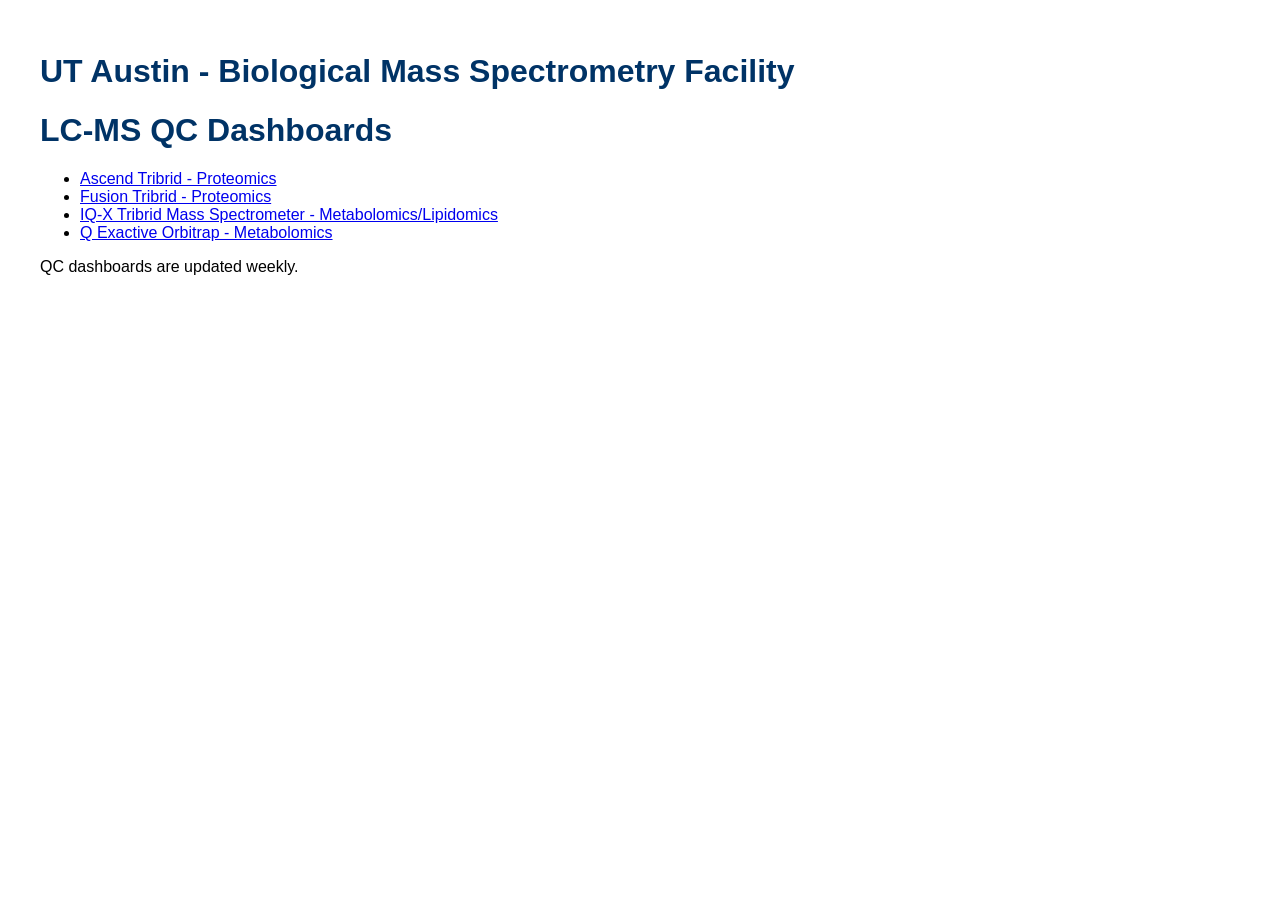
<file: index.html>
<!DOCTYPE html>
<html lang="en">
<head>
  <meta charset="UTF-8">
  <title>LC‑MS QC Dashboards</title>
  <link rel="stylesheet" href="assets/style.css">
</head>
<body>

<h1>UT Austin - Biological Mass Spectrometry Facility </h1>
<h1>LC‑MS QC Dashboards</h1>

<ul>
  
  <li><a href="Ascend_Dashboard.html">Ascend Tribrid - Proteomics </a></li>

  <li><a href="Fusion_Dashboard.html">Fusion Tribrid - Proteomics</a></li>

  <li><a href="IQ-X_Dashboard.html">IQ-X Tribrid Mass Spectrometer - Metabolomics/Lipidomics </a></li>
  
  <li><a href="QE_Dashboard.html">Q Exactive Orbitrap - Metabolomics </a></li>

 
</ul>

<p>
  QC dashboards are updated weekly.
</p>

</body>
</html>
</file>
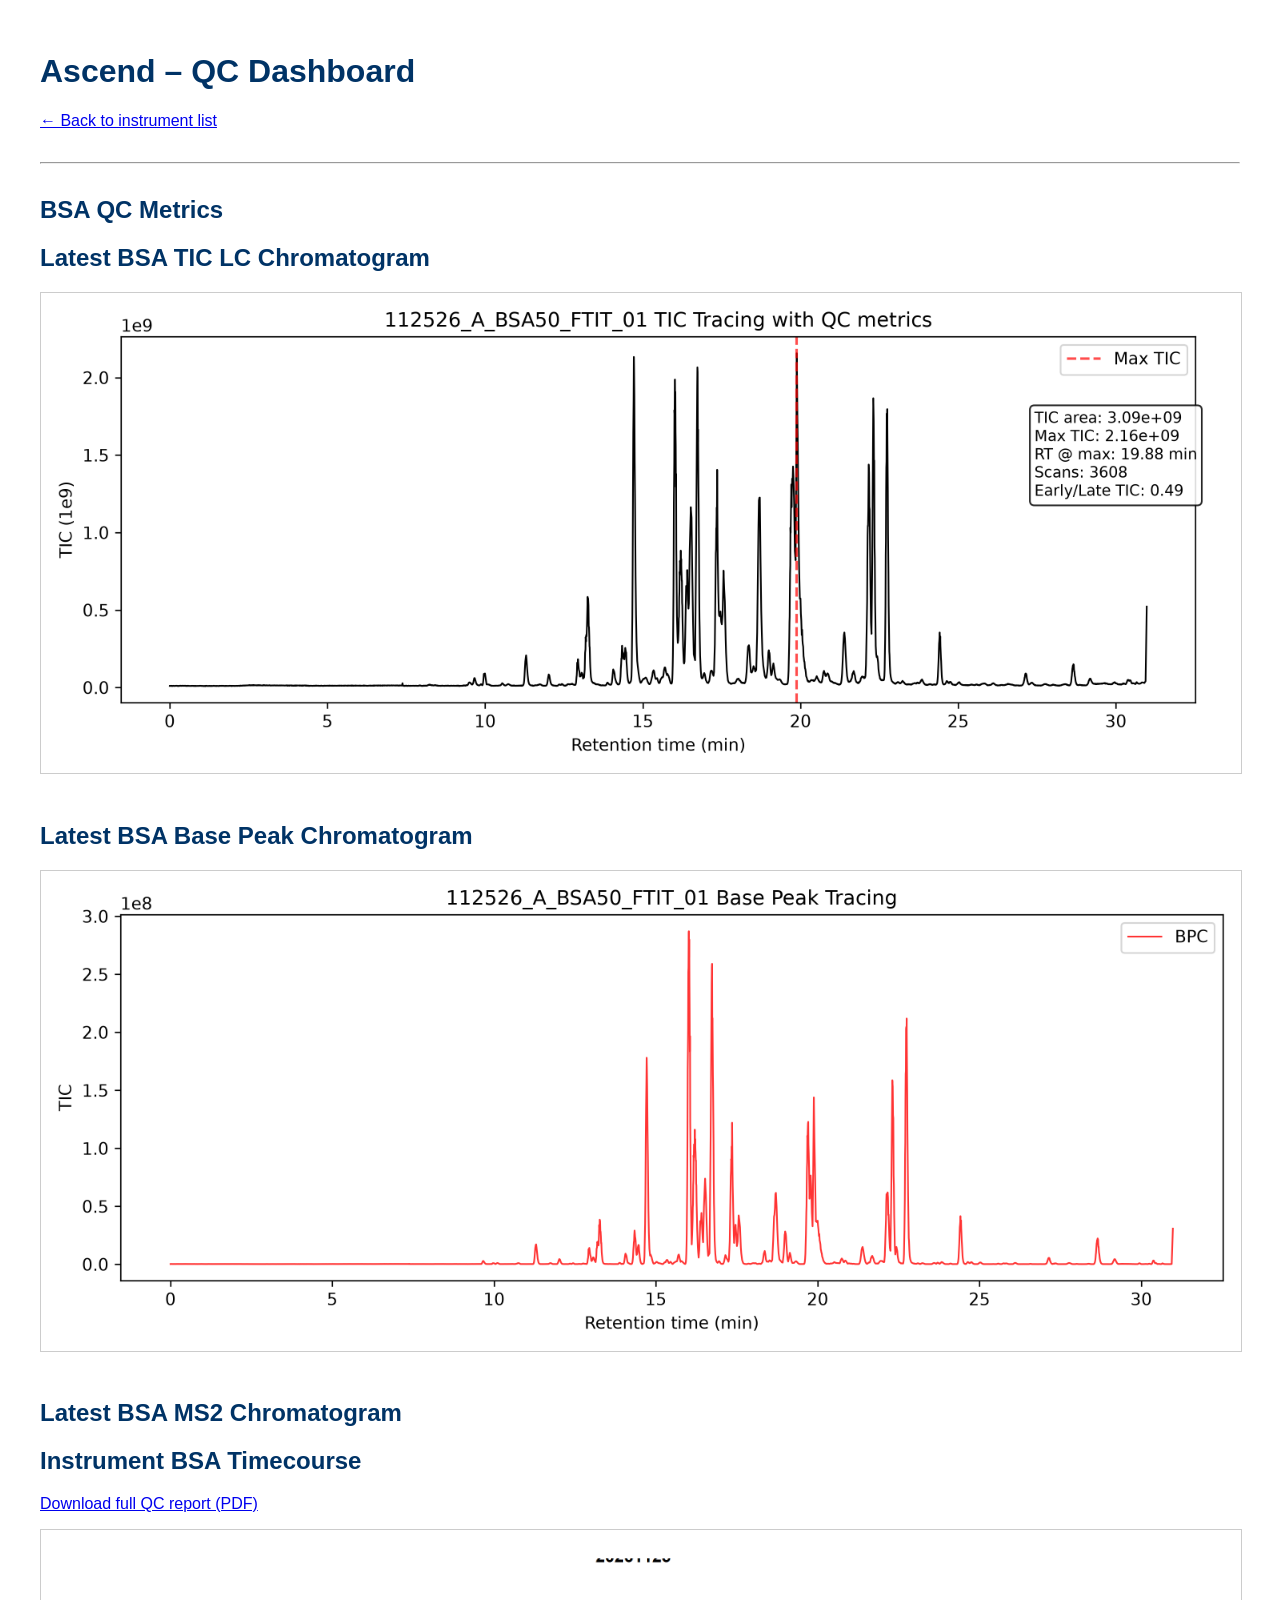
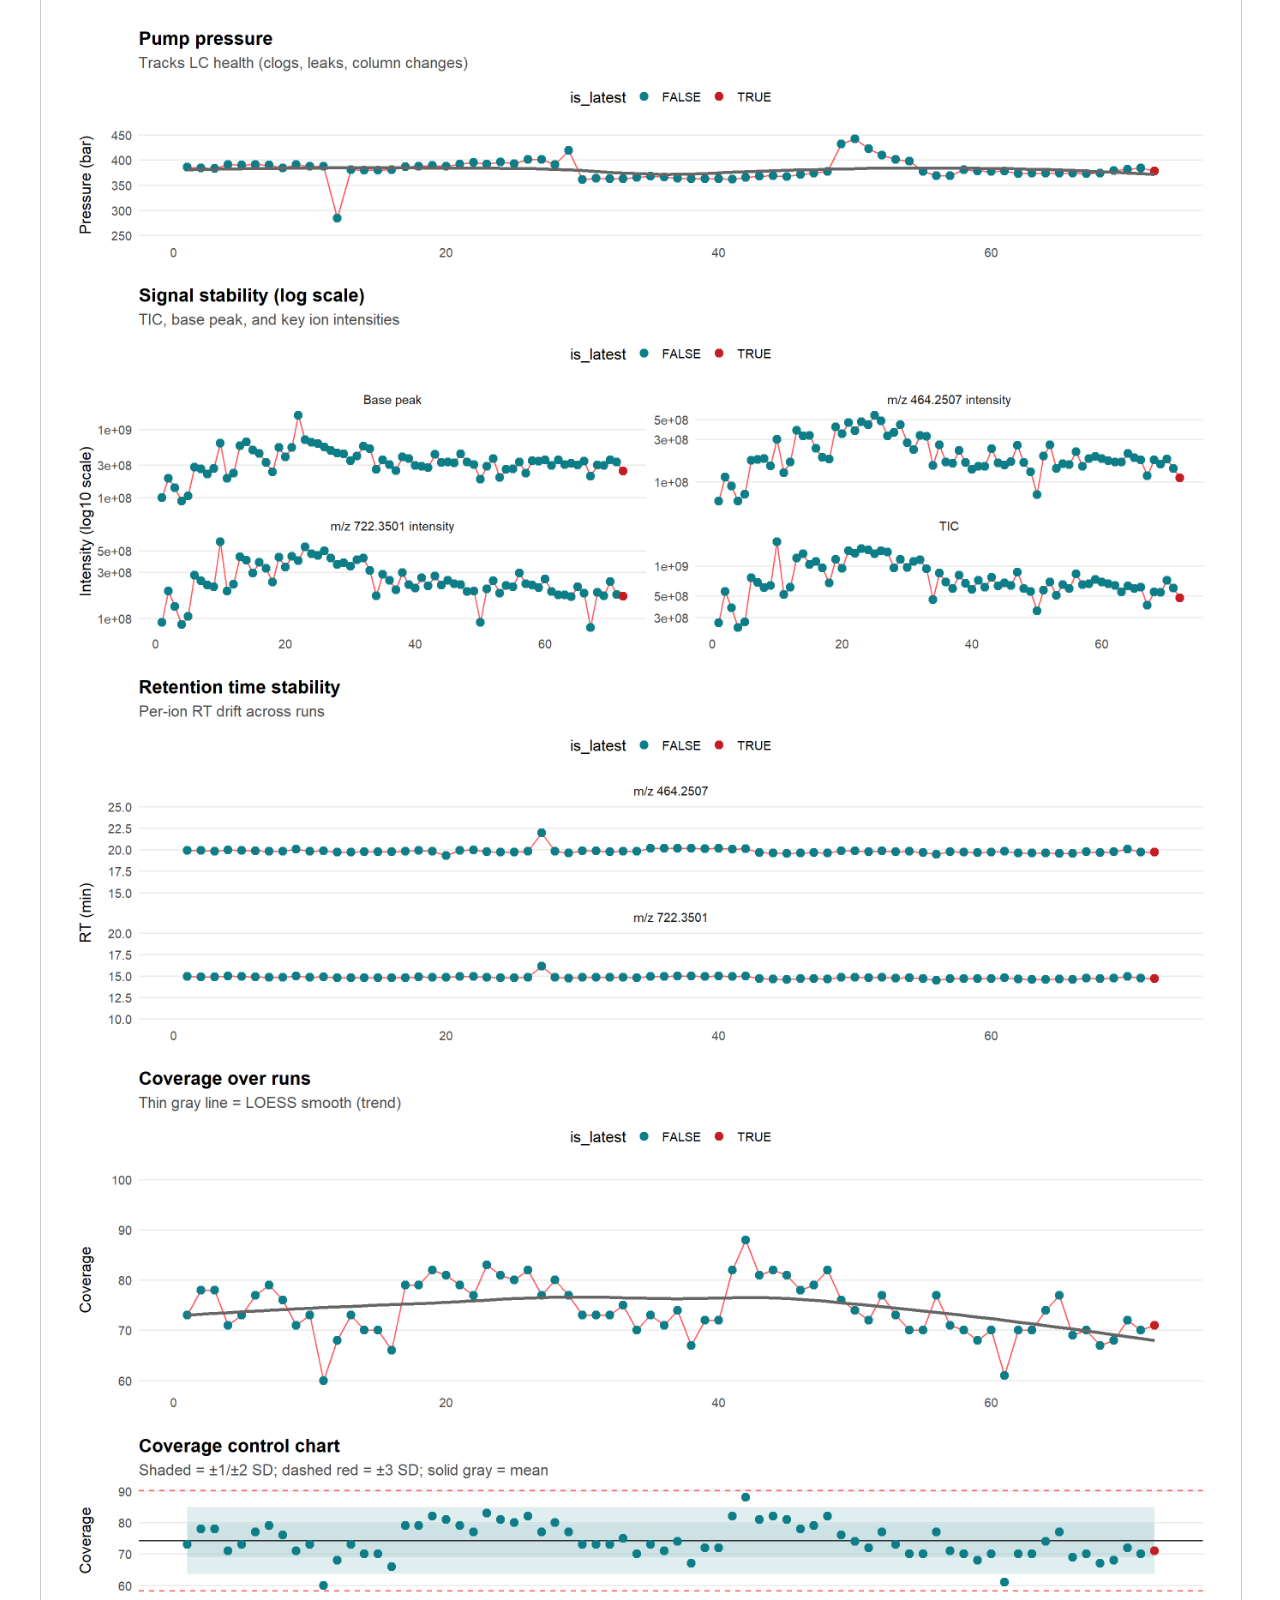
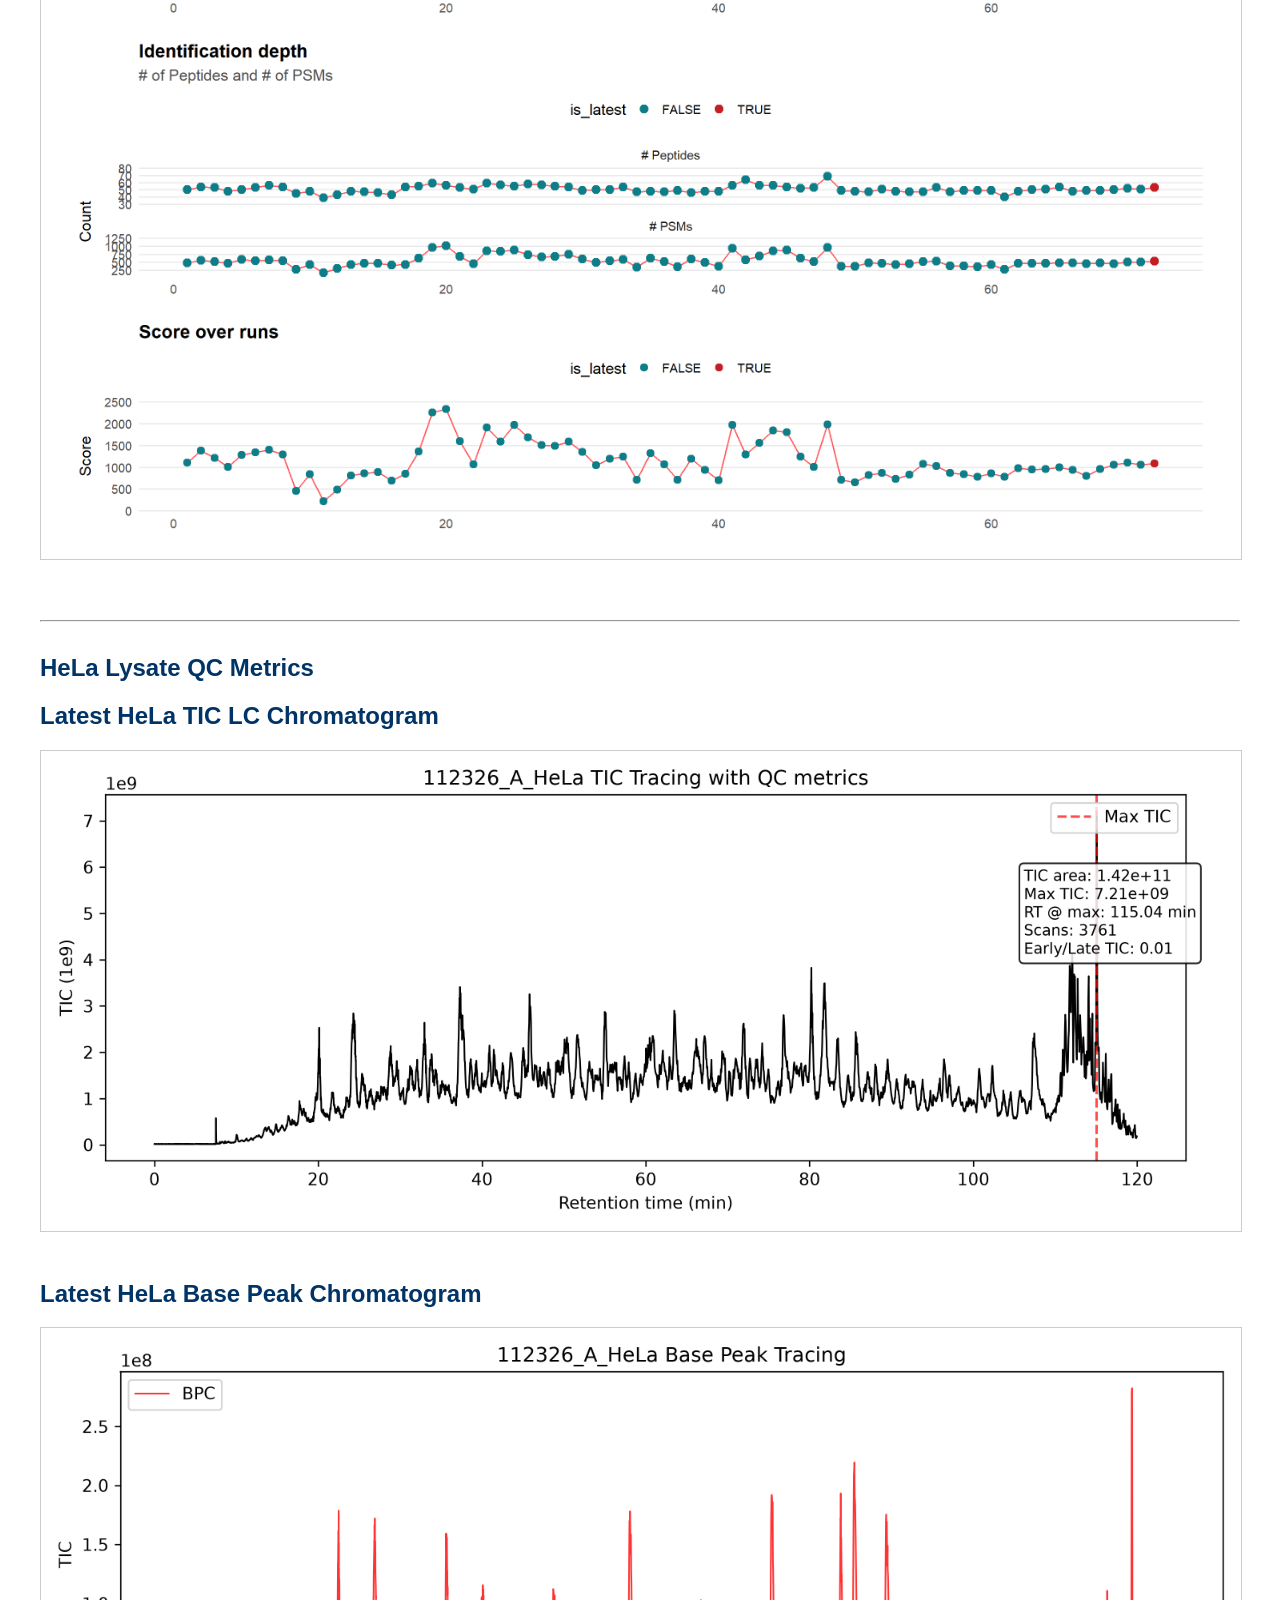
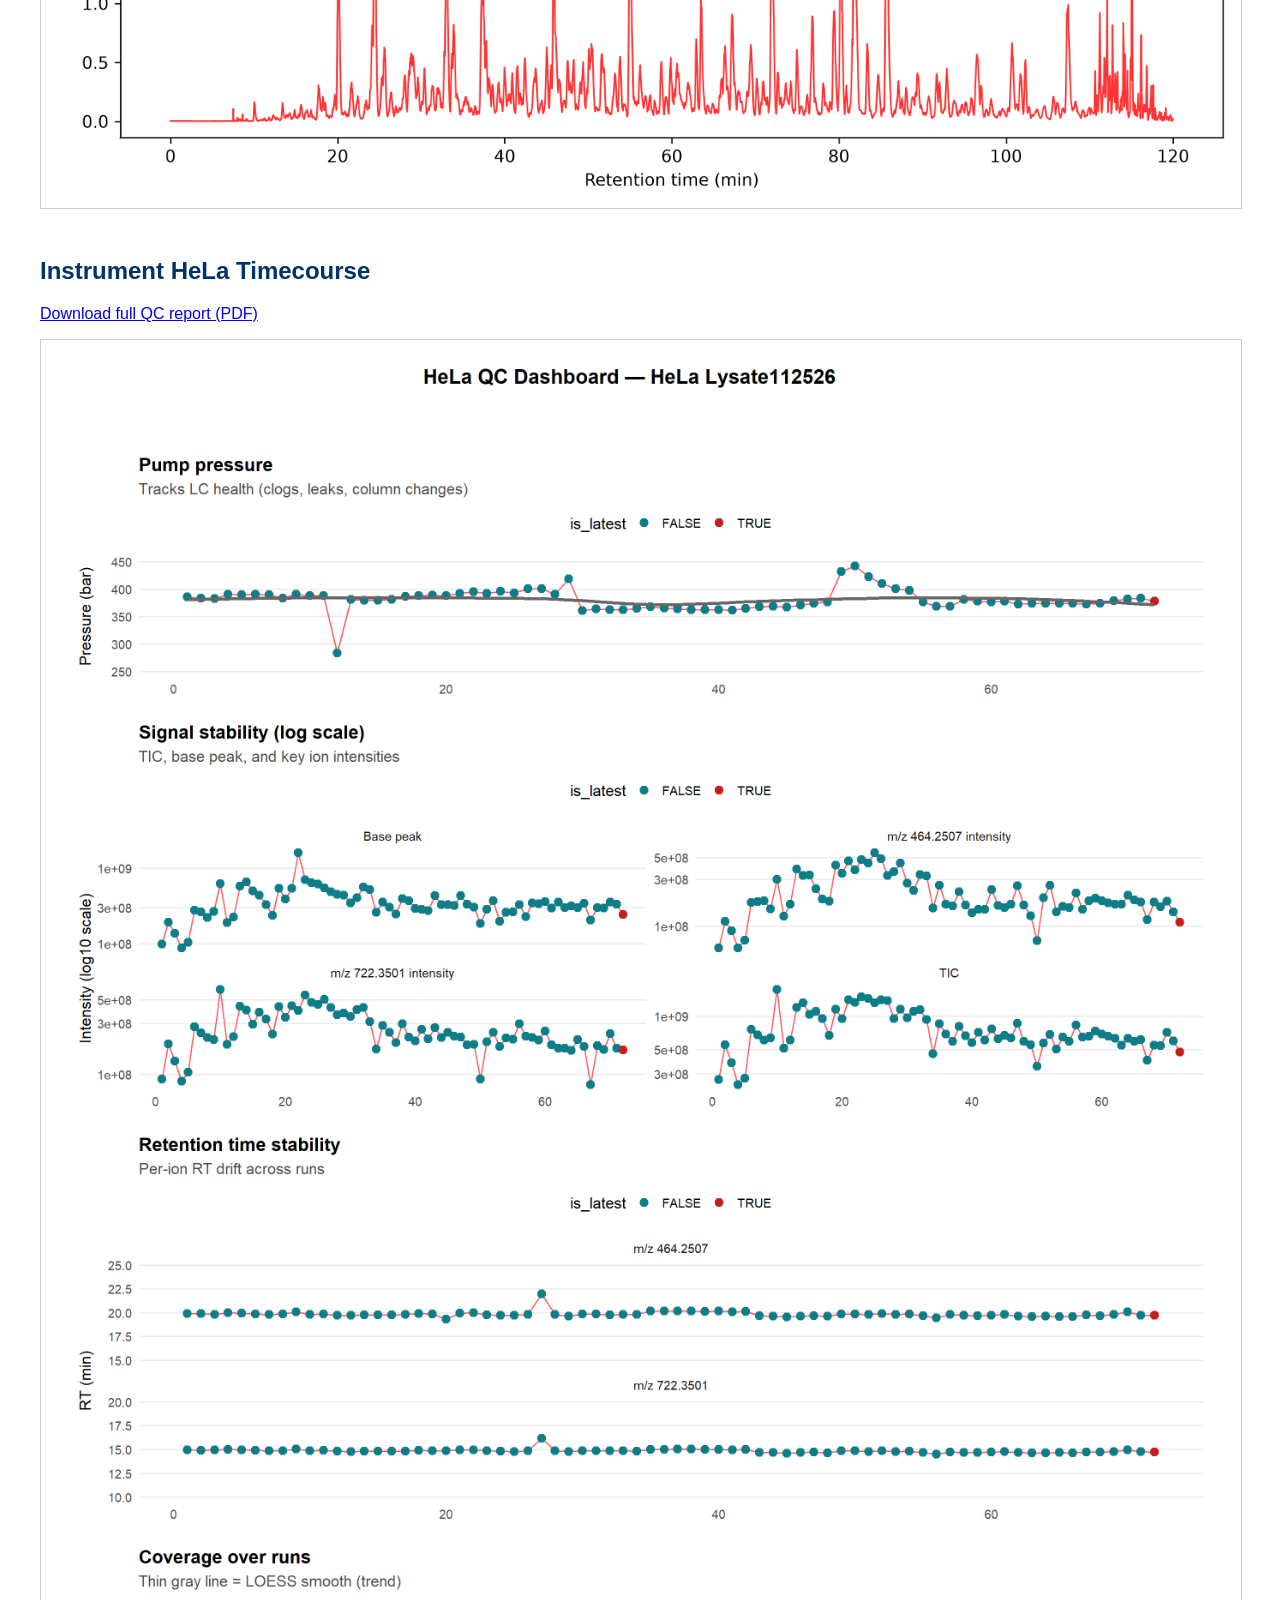
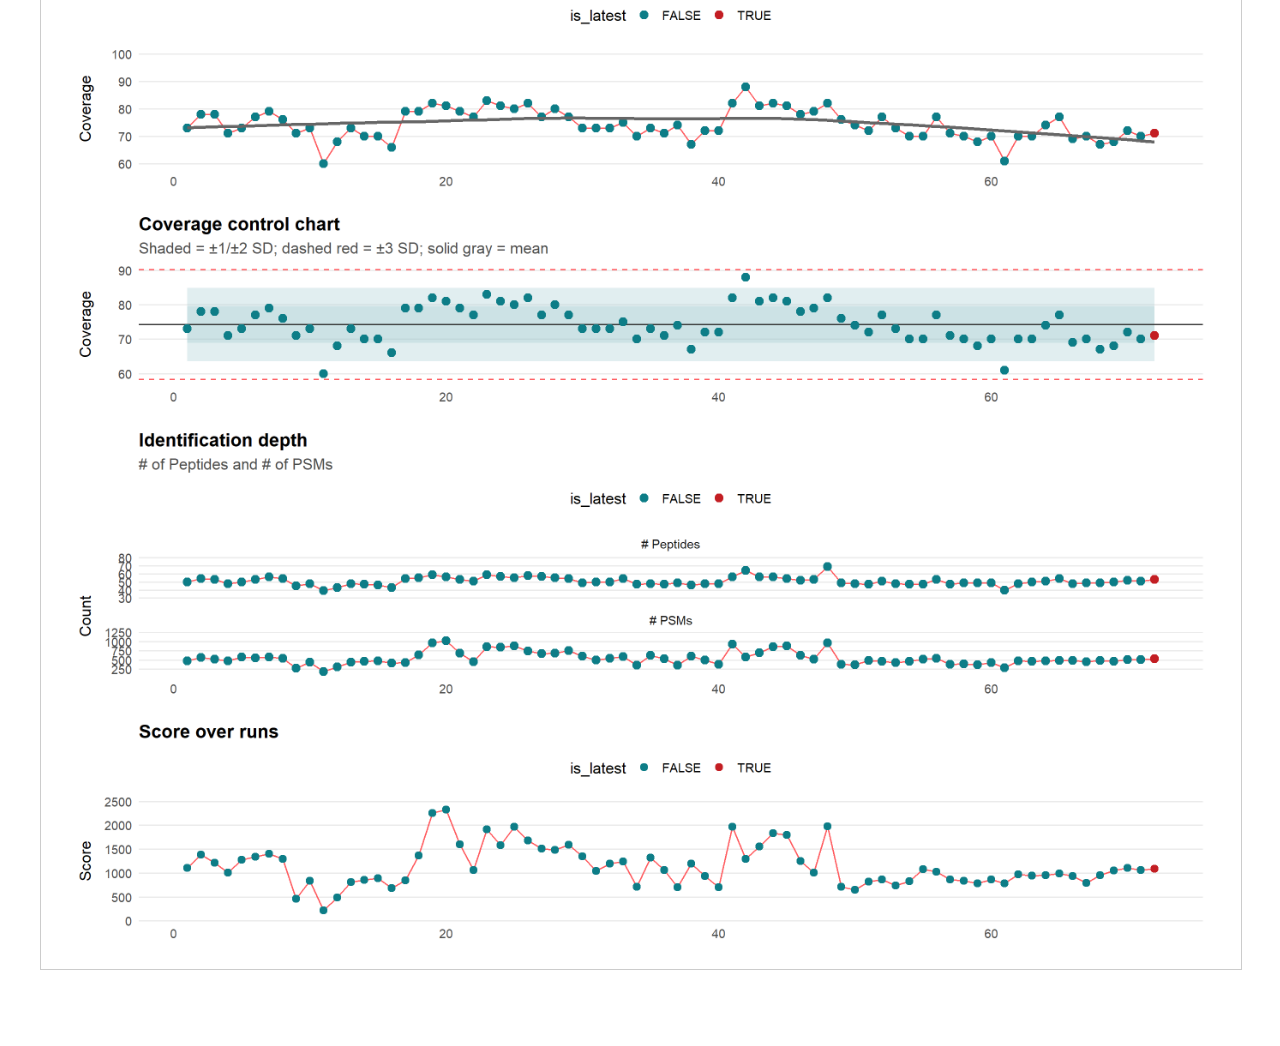
<file: Ascend_Dashboard.html>
<!DOCTYPE html>
<html lang="en">
<head>
  <meta charset="UTF-8">
  <title>Ascend – QC Dashboard</title>
  <link rel="stylesheet" href="assets/style.css">
</head>
<body>

<h1>Ascend – QC Dashboard</h1>

<p>
  <a href="index.html">← Back to instrument list</a>
</p>

<hr>

<h2>BSA QC Metrics</h2>

<h2>Latest BSA TIC LC Chromatogram</h2>

<img src="Data/Ascend/Ascend_BSA_TIC_QC.png" alt="image">

<h2>Latest BSA Base Peak Chromatogram</h2>

<img src="Data/Ascend/Ascend_BSA_BPC_QC.png" alt="image">

<h2>Latest BSA MS2 Chromatogram</h2>
 
<h2>Instrument BSA Timecourse</h2>

<p>
  <a href="Data/Ascend/Ascend_bsa_qc_dashboard.pdf">
    Download full QC report (PDF)
  </a>
</p>

<img src="Data/Ascend/Ascend_bsa_qc_dashboard.png" alt="Report">

<hr>

<h2>HeLa Lysate QC Metrics</h2>

<h2>Latest HeLa TIC LC Chromatogram</h2>

<img src="Data/Ascend/Ascend_HeLa_TIC_QC.png" alt="image">

<h2>Latest HeLa Base Peak Chromatogram</h2>

<img src="Data/Ascend/Ascend_HeLa_BPC_QC.png" alt="image">

<h2>Instrument HeLa Timecourse</h2>

<p>
  <a href="Data/Ascend/Ascend_HeLa_qc_dashboard.pdf">
    Download full QC report (PDF)
  </a>
</p>

<img src="Data/Ascend/Ascend_HeLa_qc_dashboard.png" alt="Report">

<p>
 
 </p>


</body>
</html>
</file>
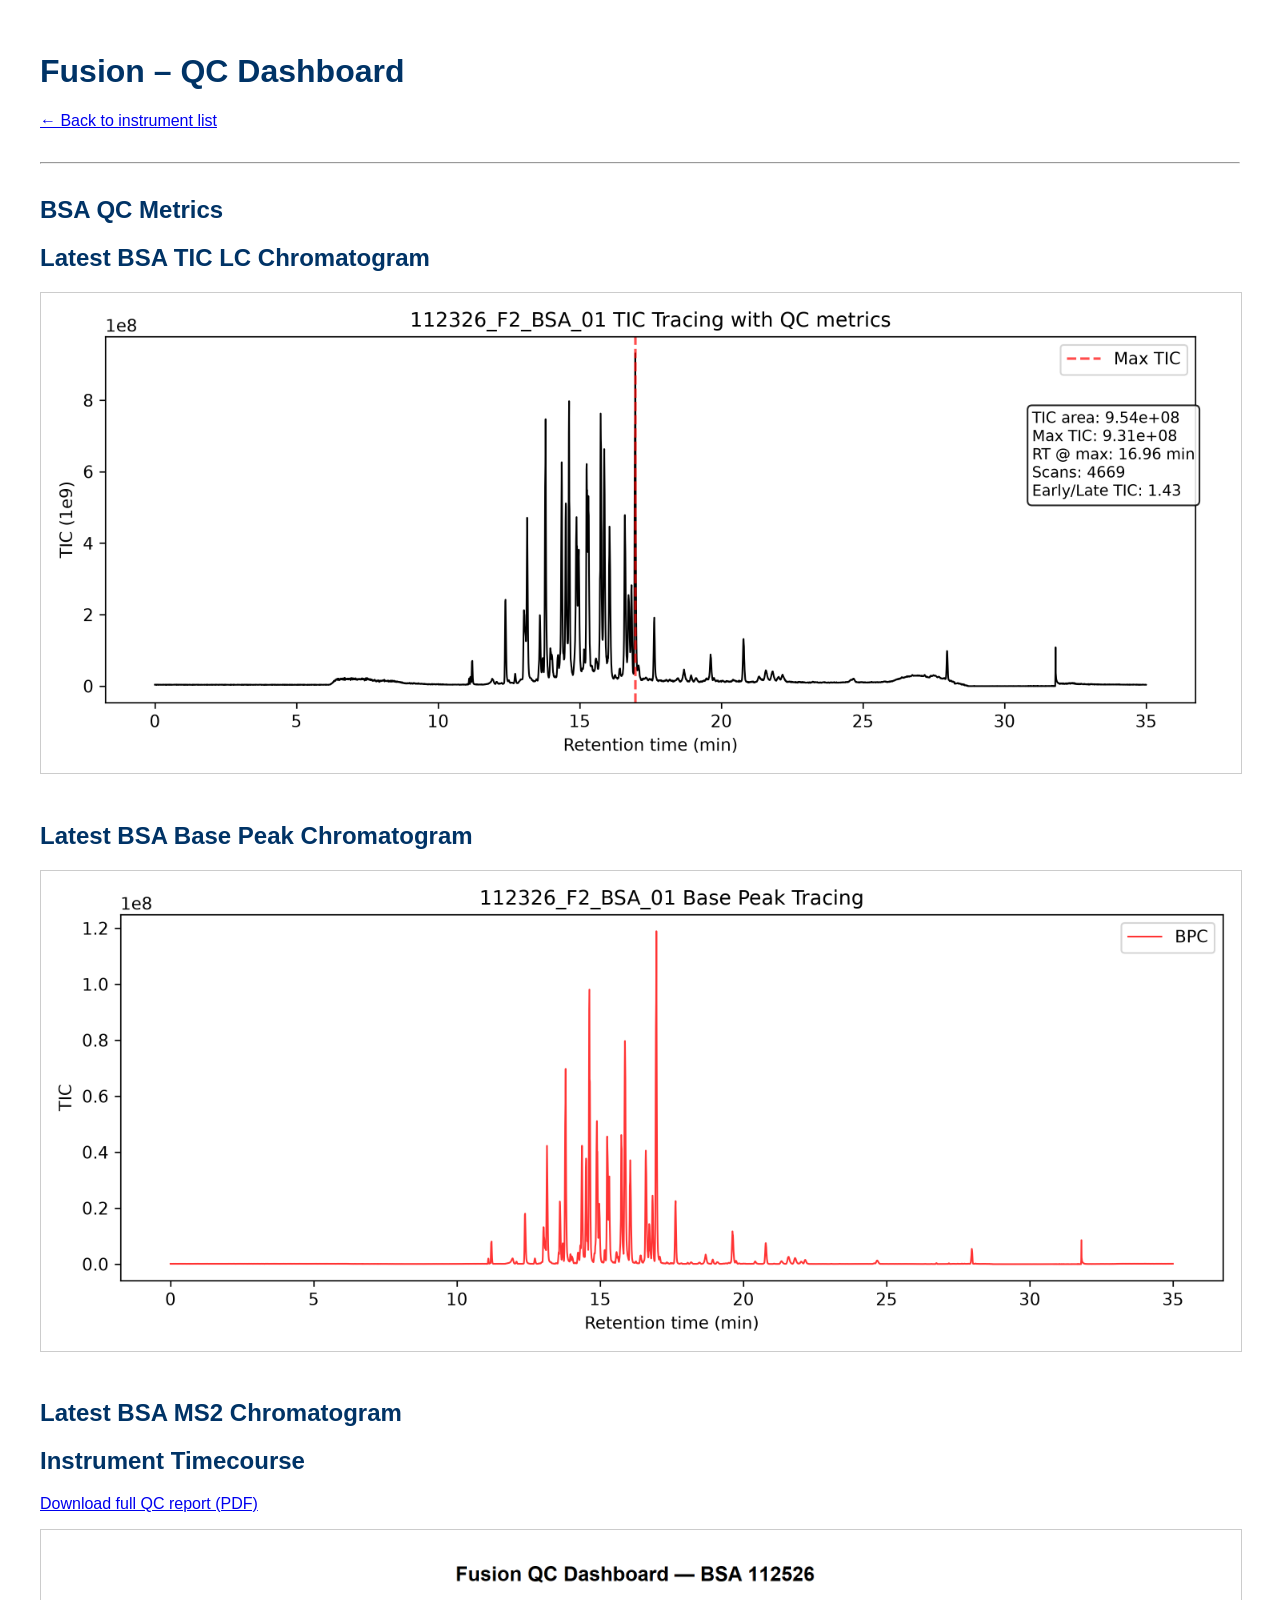
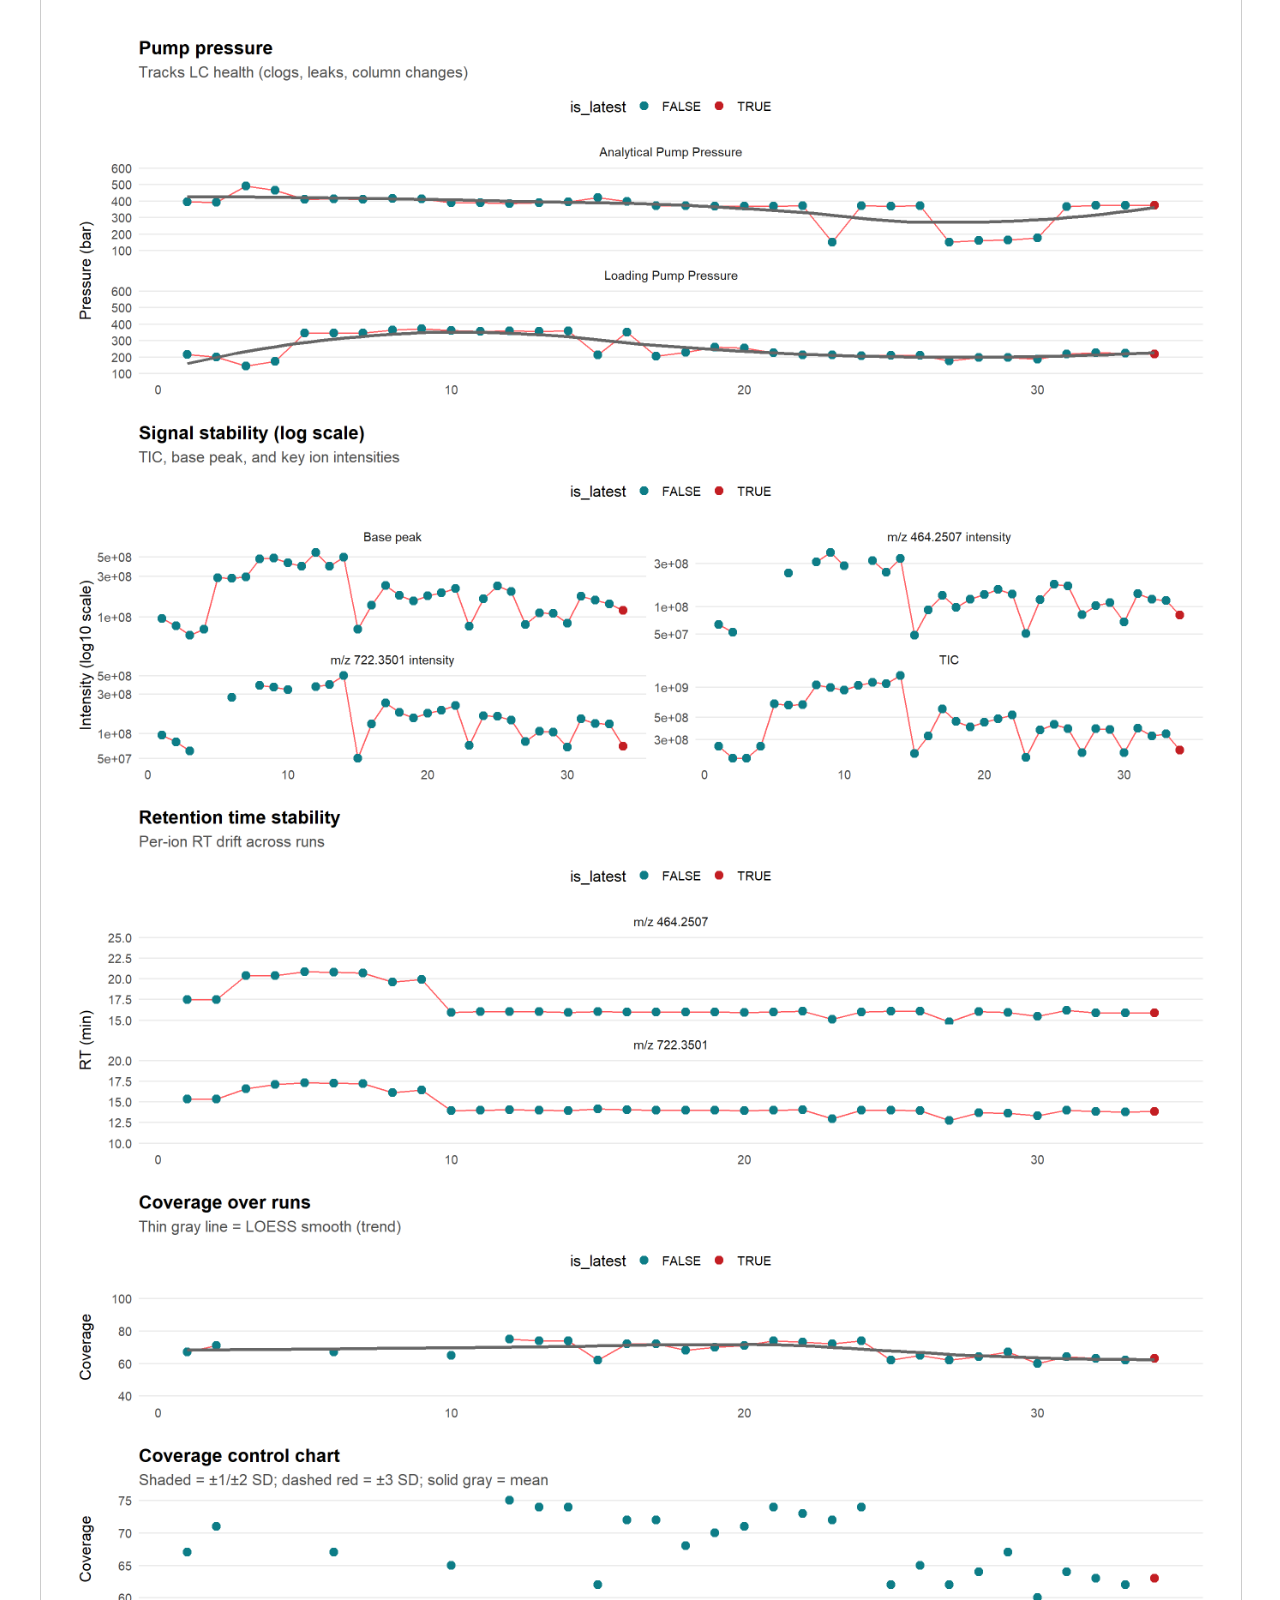
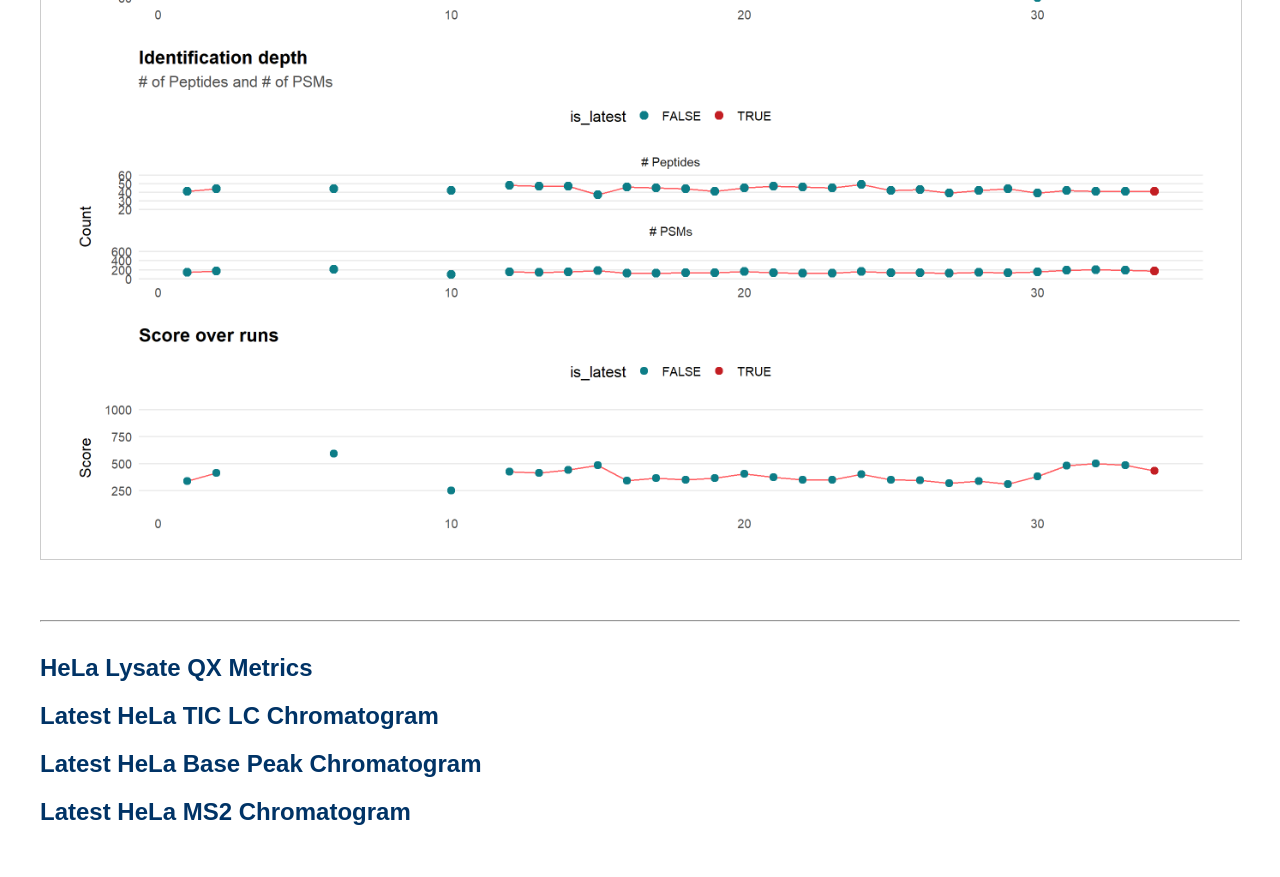
<file: Fusion_dashboard.html>
<!DOCTYPE html>
<html lang="en">
<head>
  <meta charset="UTF-8">
  <title>Fusion – QC Dashboard</title>
  <link rel="stylesheet" href="assets/style.css">
</head>
<body>

<h1>Fusion – QC Dashboard</h1>

<p>
  <a href="index.html">← Back to instrument list</a>
</p>

<hr>

<h2>BSA QC Metrics</h2>
  
<h2>Latest BSA TIC LC Chromatogram</h2>

    <img src="Data/Fusion/Fusion_BSA_TIC_QC.png" alt="image">

<h2>Latest BSA Base Peak Chromatogram</h2>

  <img src="Data/Fusion/Fusion_BSA_BPC_QC.png" alt="image">

<h2>Latest BSA MS2 Chromatogram</h2>
 
<h2>Instrument Timecourse</h2>

<p>
  <a href="Data/Fusion/Fusion_bsa_qc_dashboard.pdf">
    Download full QC report (PDF)
  </a>
</p>

<img src="Data/Fusion/Fusion_bsa_qc_dashboard.png" alt="Report">


<hr>

<h2>HeLa Lysate QX Metrics</h2>

<h2>Latest HeLa TIC LC Chromatogram</h2>


<h2>Latest HeLa Base Peak Chromatogram</h2>


<h2>Latest HeLa MS2 Chromatogram</h2>

  
<p>
 
 </p>


</body>
</html>
</file>
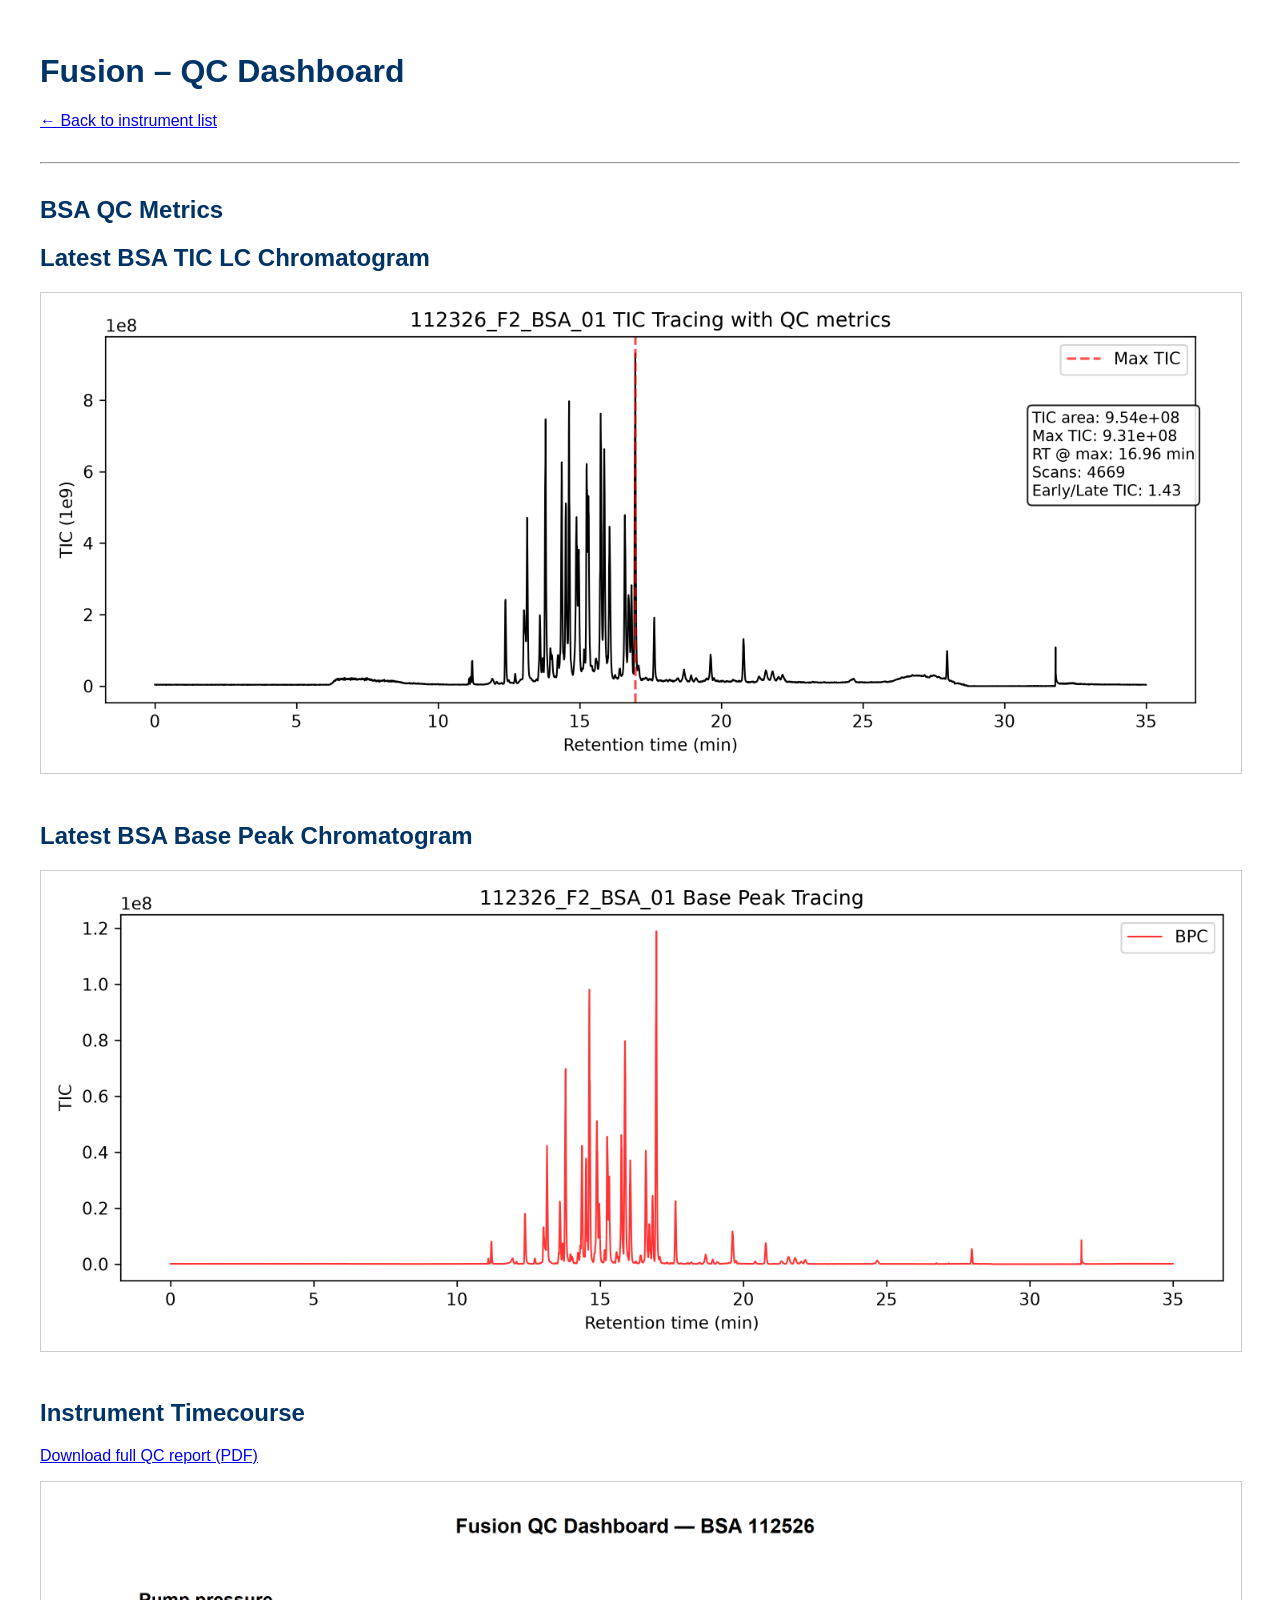
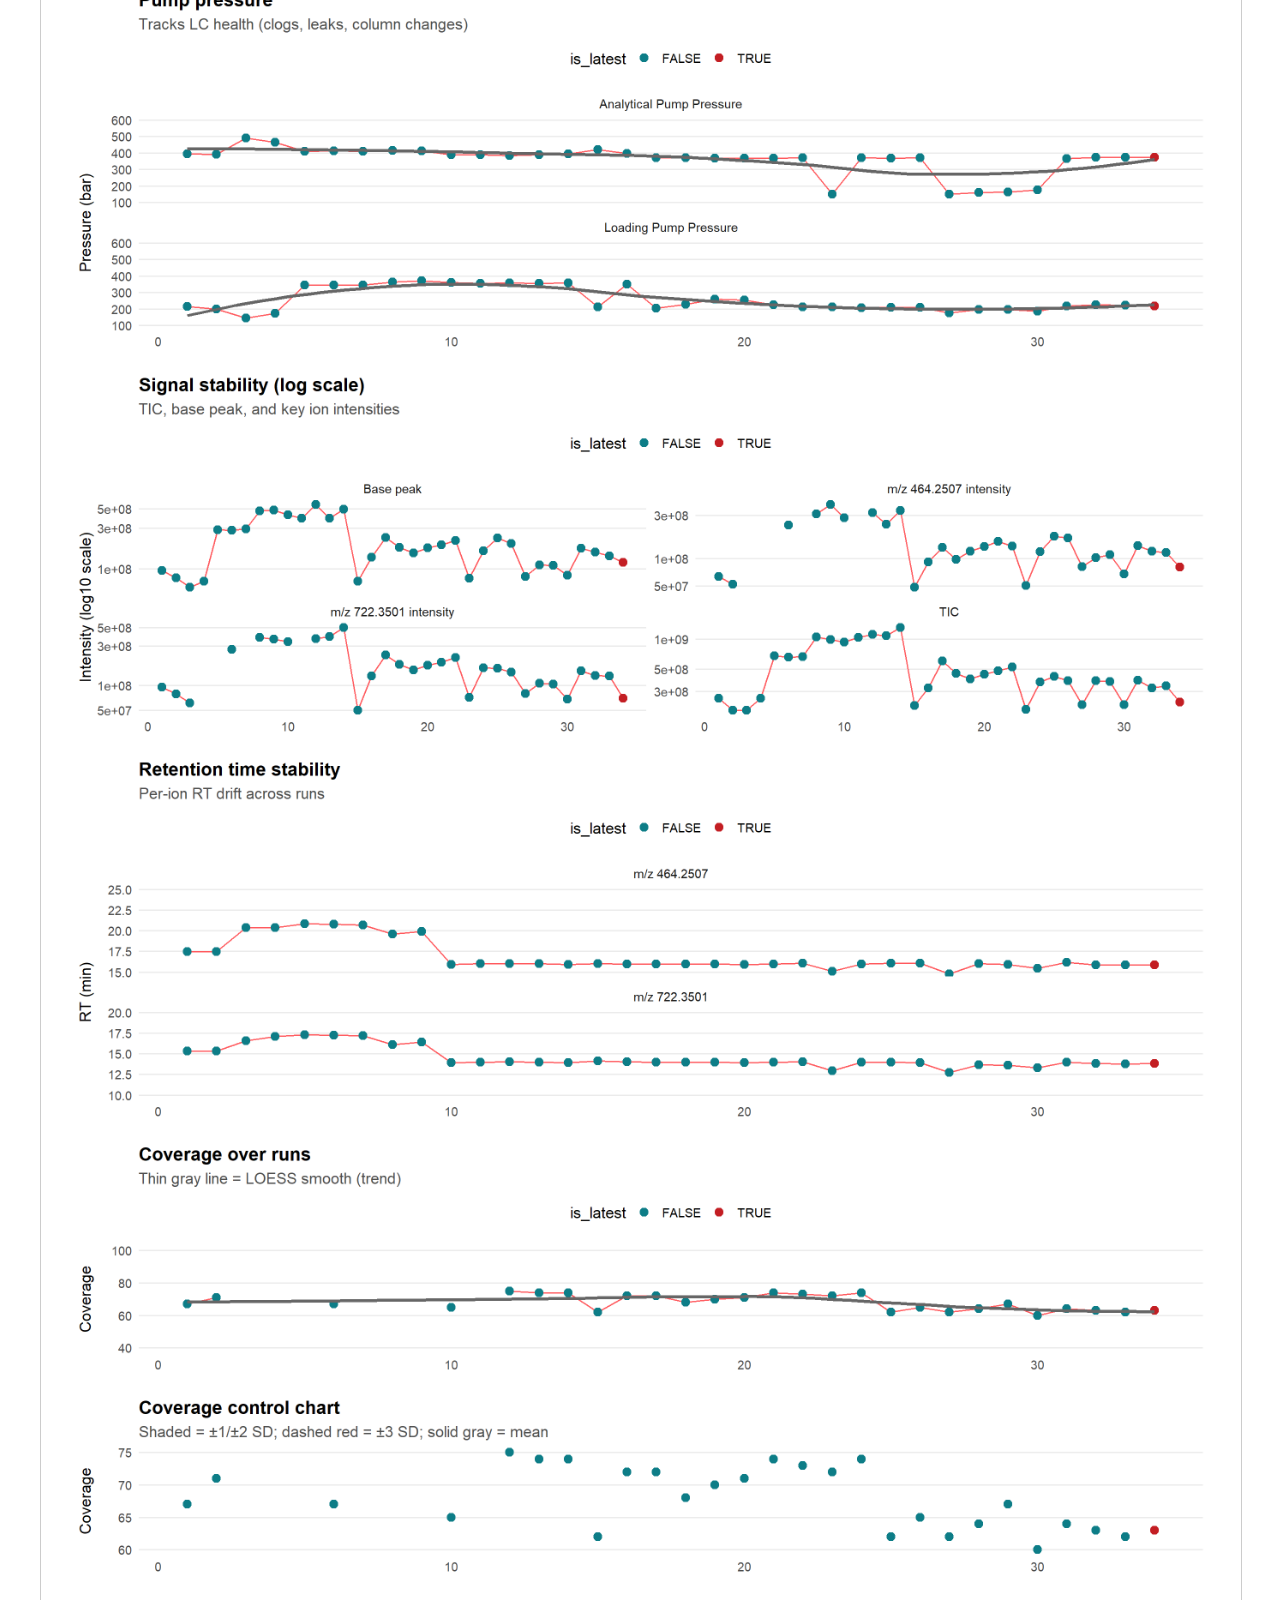
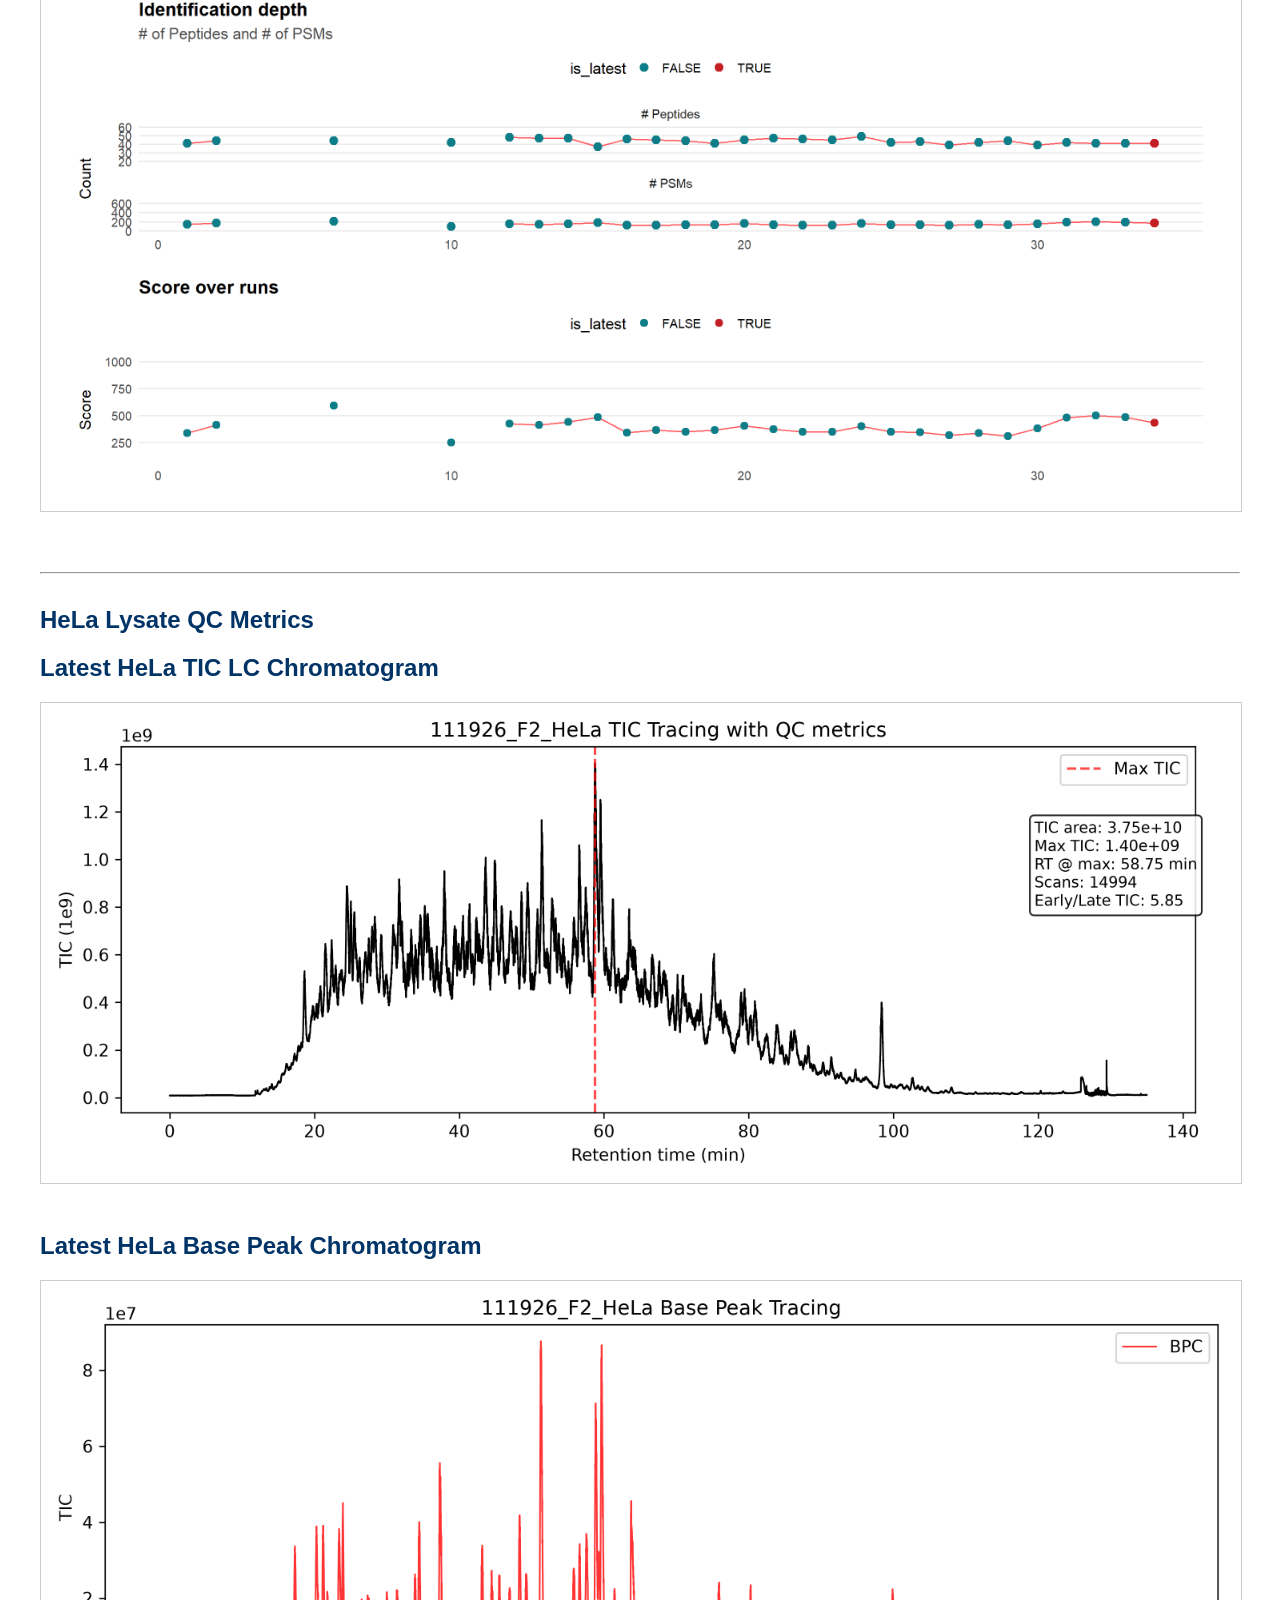
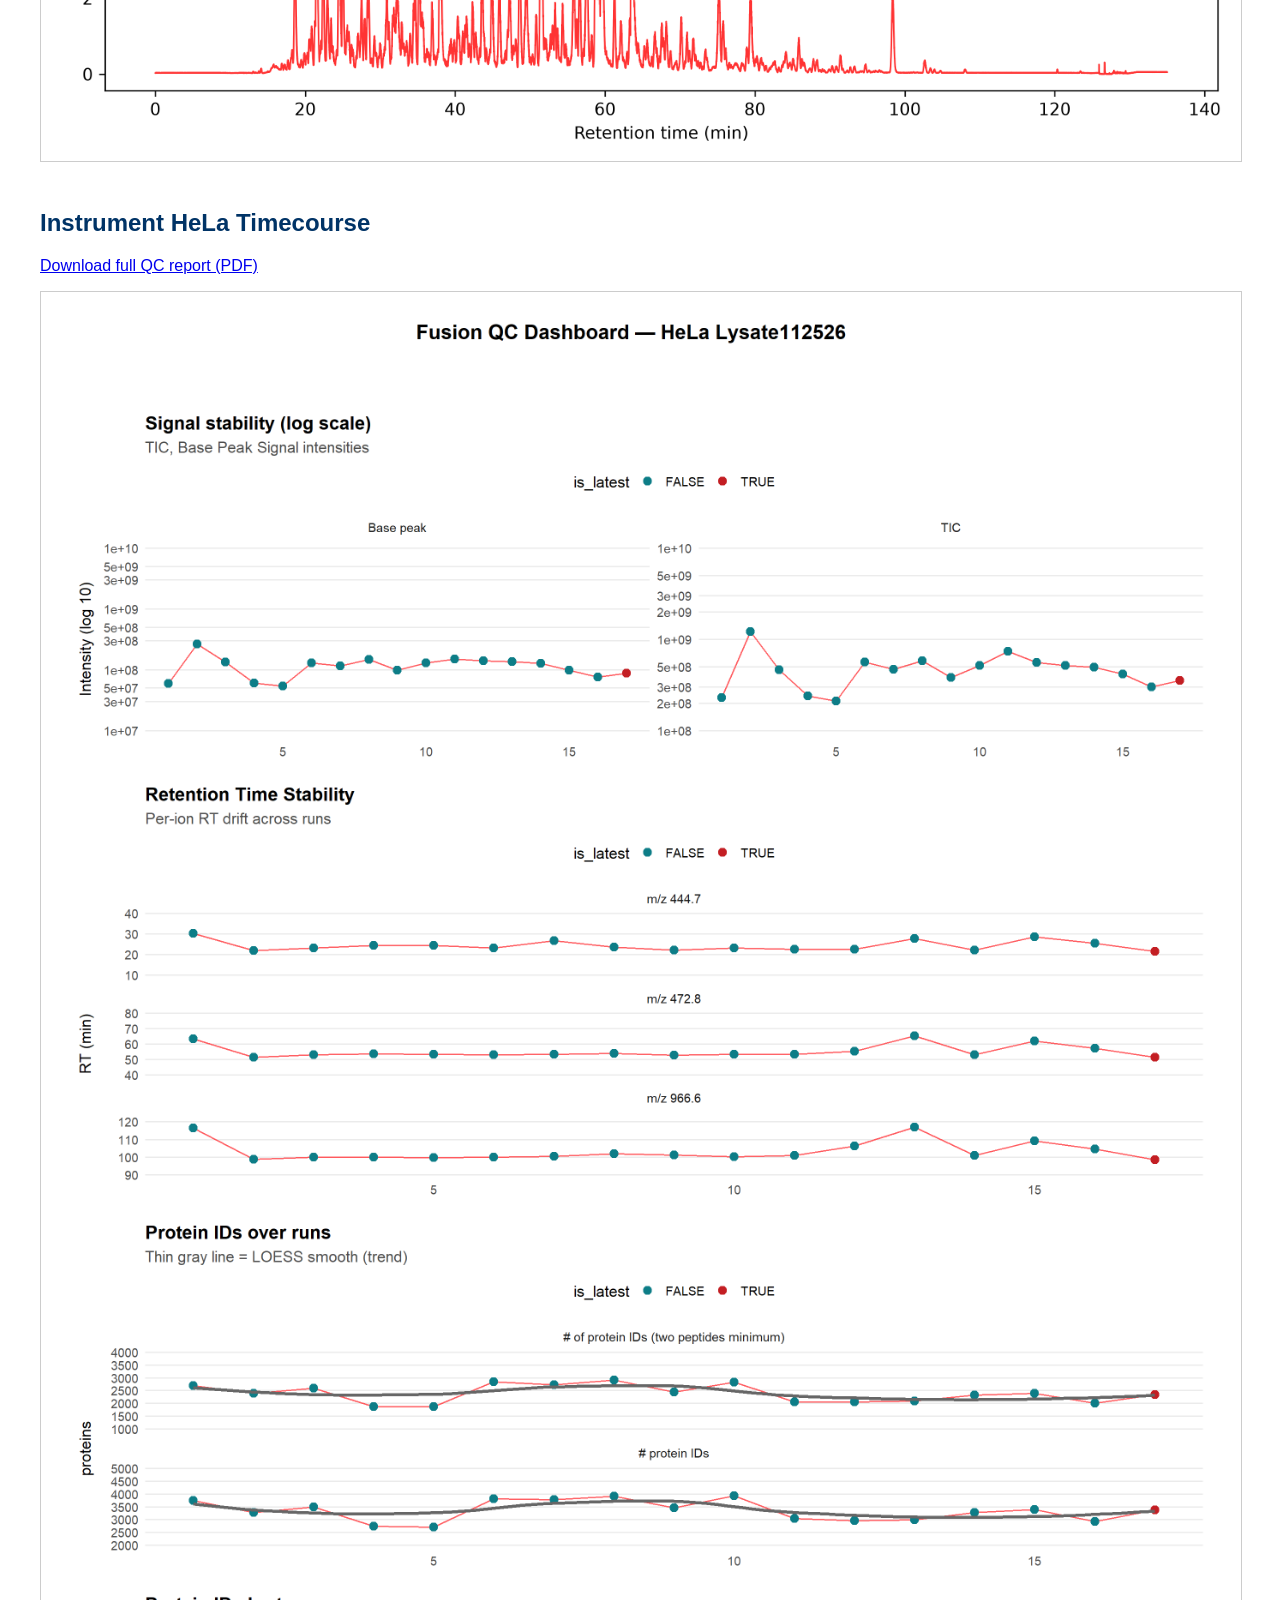
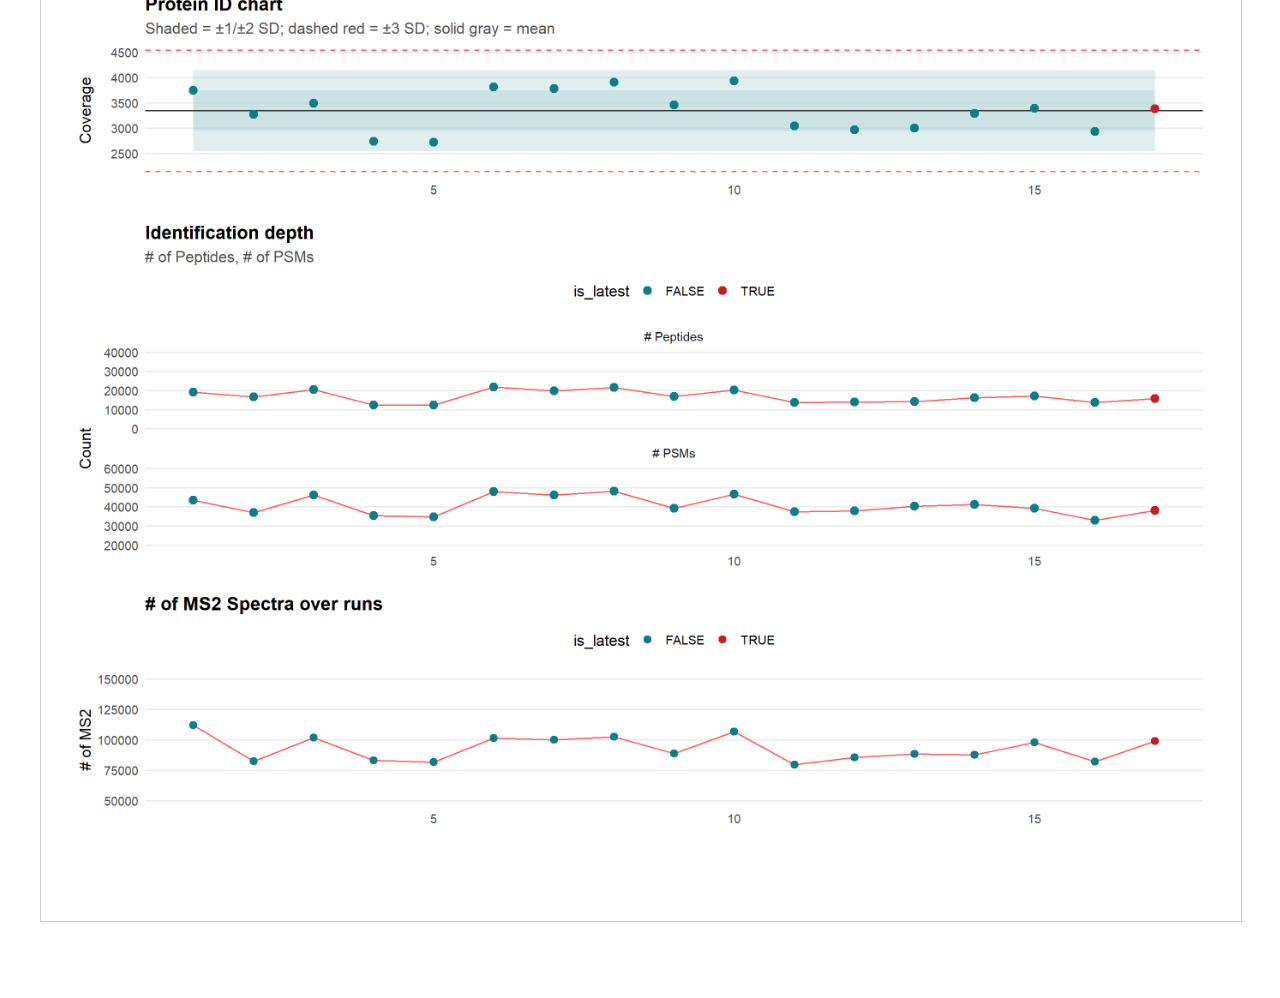
<file: Fusion_Dashboard.html>
<!DOCTYPE html>
<html lang="en">
<head>
  <meta charset="UTF-8">
  <title>Fusion – QC Dashboard</title>
  <link rel="stylesheet" href="assets/style.css">
</head>
<body>

<h1>Fusion – QC Dashboard</h1>

<p>
  <a href="index.html">← Back to instrument list</a>
</p>

<hr>

<h2>BSA QC Metrics</h2>
  
<h2>Latest BSA TIC LC Chromatogram</h2>

    <img src="Data/Fusion/Fusion_BSA_TIC_QC.png" alt="image">

<h2>Latest BSA Base Peak Chromatogram</h2>

  <img src="Data/Fusion/Fusion_BSA_BPC_QC.png" alt="image">


<h2>Instrument Timecourse</h2>

<p>
  <a href="Data/Fusion/Fusion_bsa_qc_dashboard.pdf">
    Download full QC report (PDF)
  </a>
</p>

<img src="Data/Fusion/Fusion_bsa_qc_dashboard.png" alt="Report">


<hr>

<h2>HeLa Lysate QC Metrics</h2>

<h2>Latest HeLa TIC LC Chromatogram</h2>

  <img src="Data/Fusion/Fusion_HeLa_TIC_QC.png" alt="image">

<h2>Latest HeLa Base Peak Chromatogram</h2>

  <img src="Data/Fusion/Fusion_HeLa_BPC_QC.png" alt="image">

<h2>Instrument HeLa Timecourse</h2>

<p>
  <a href="Data/Fusion/Fusion_HeLa_qc_dashboard.pdf">
    Download full QC report (PDF)
  </a>
</p>

<img src="Data/Fusion/Fusion_HeLa_qc_dashboard.png" alt="Report">


  
<p>
 
 </p>


</body>
</html>
</file>
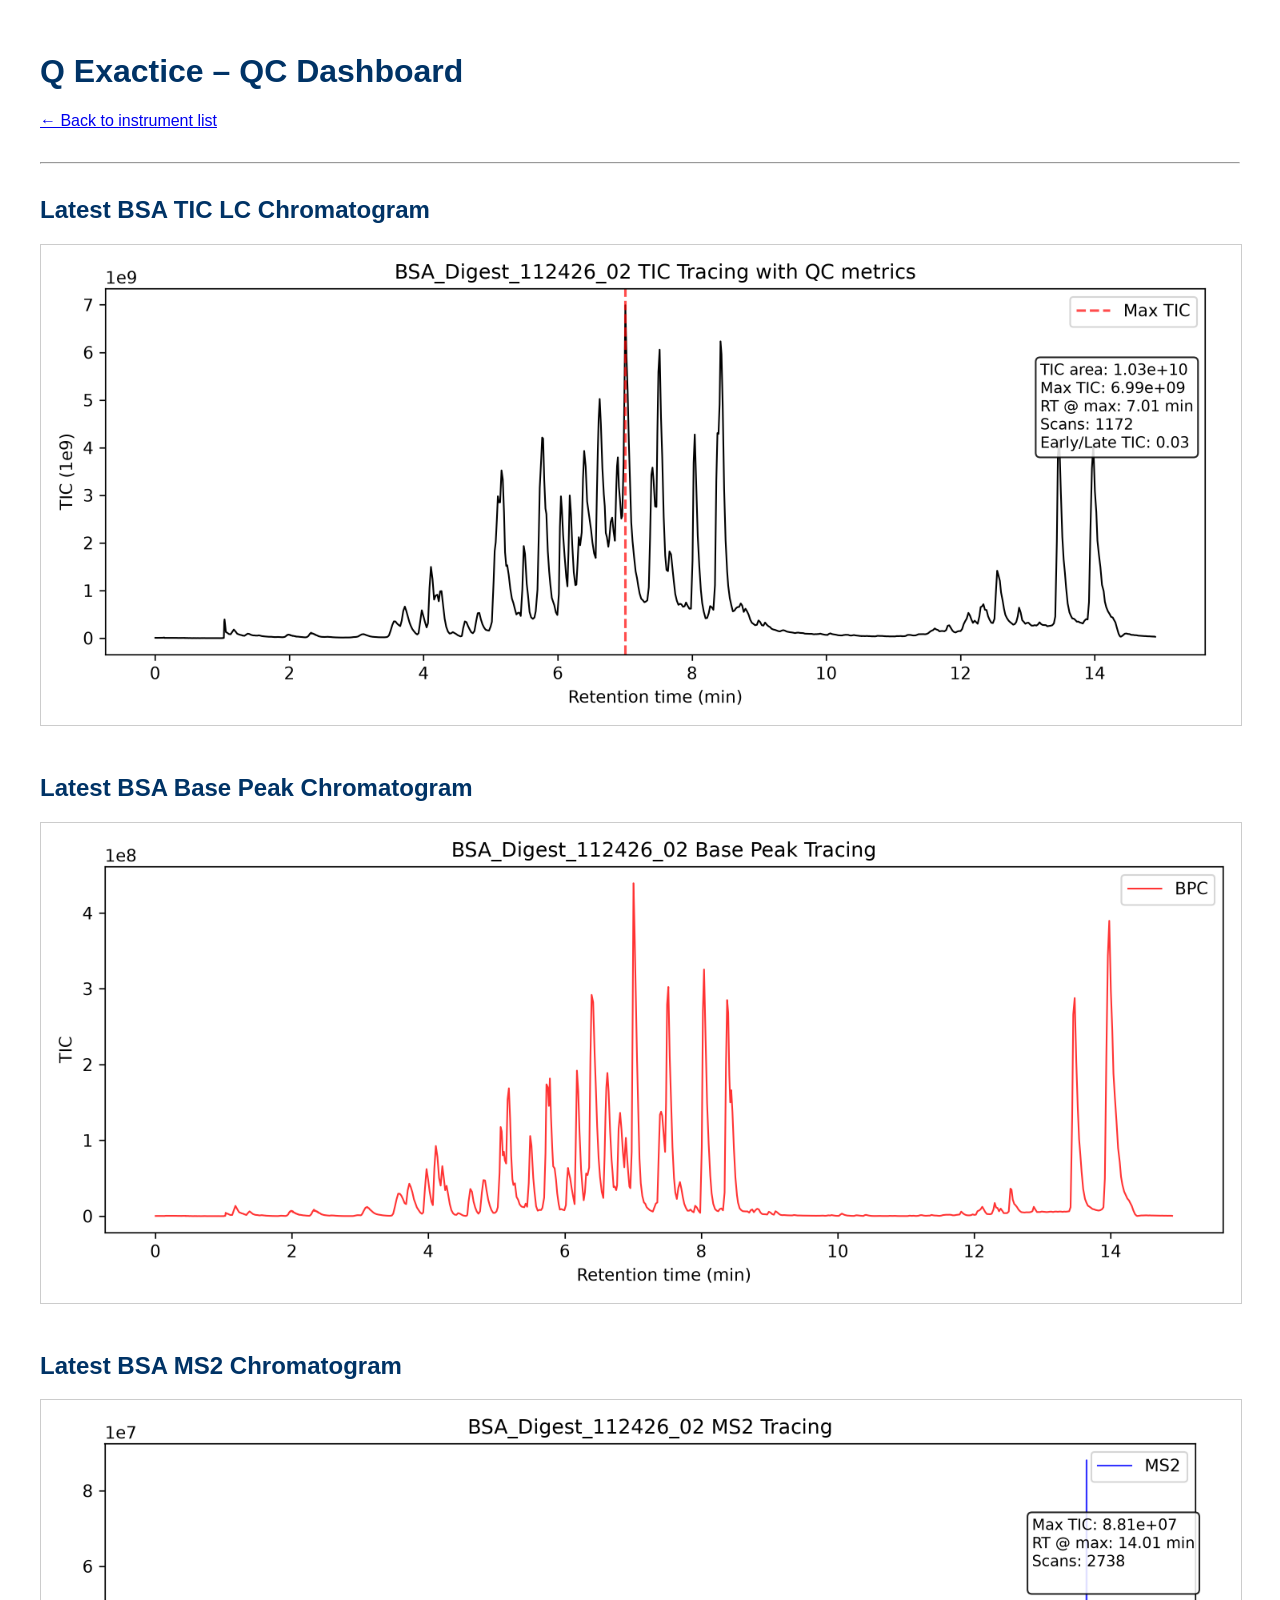
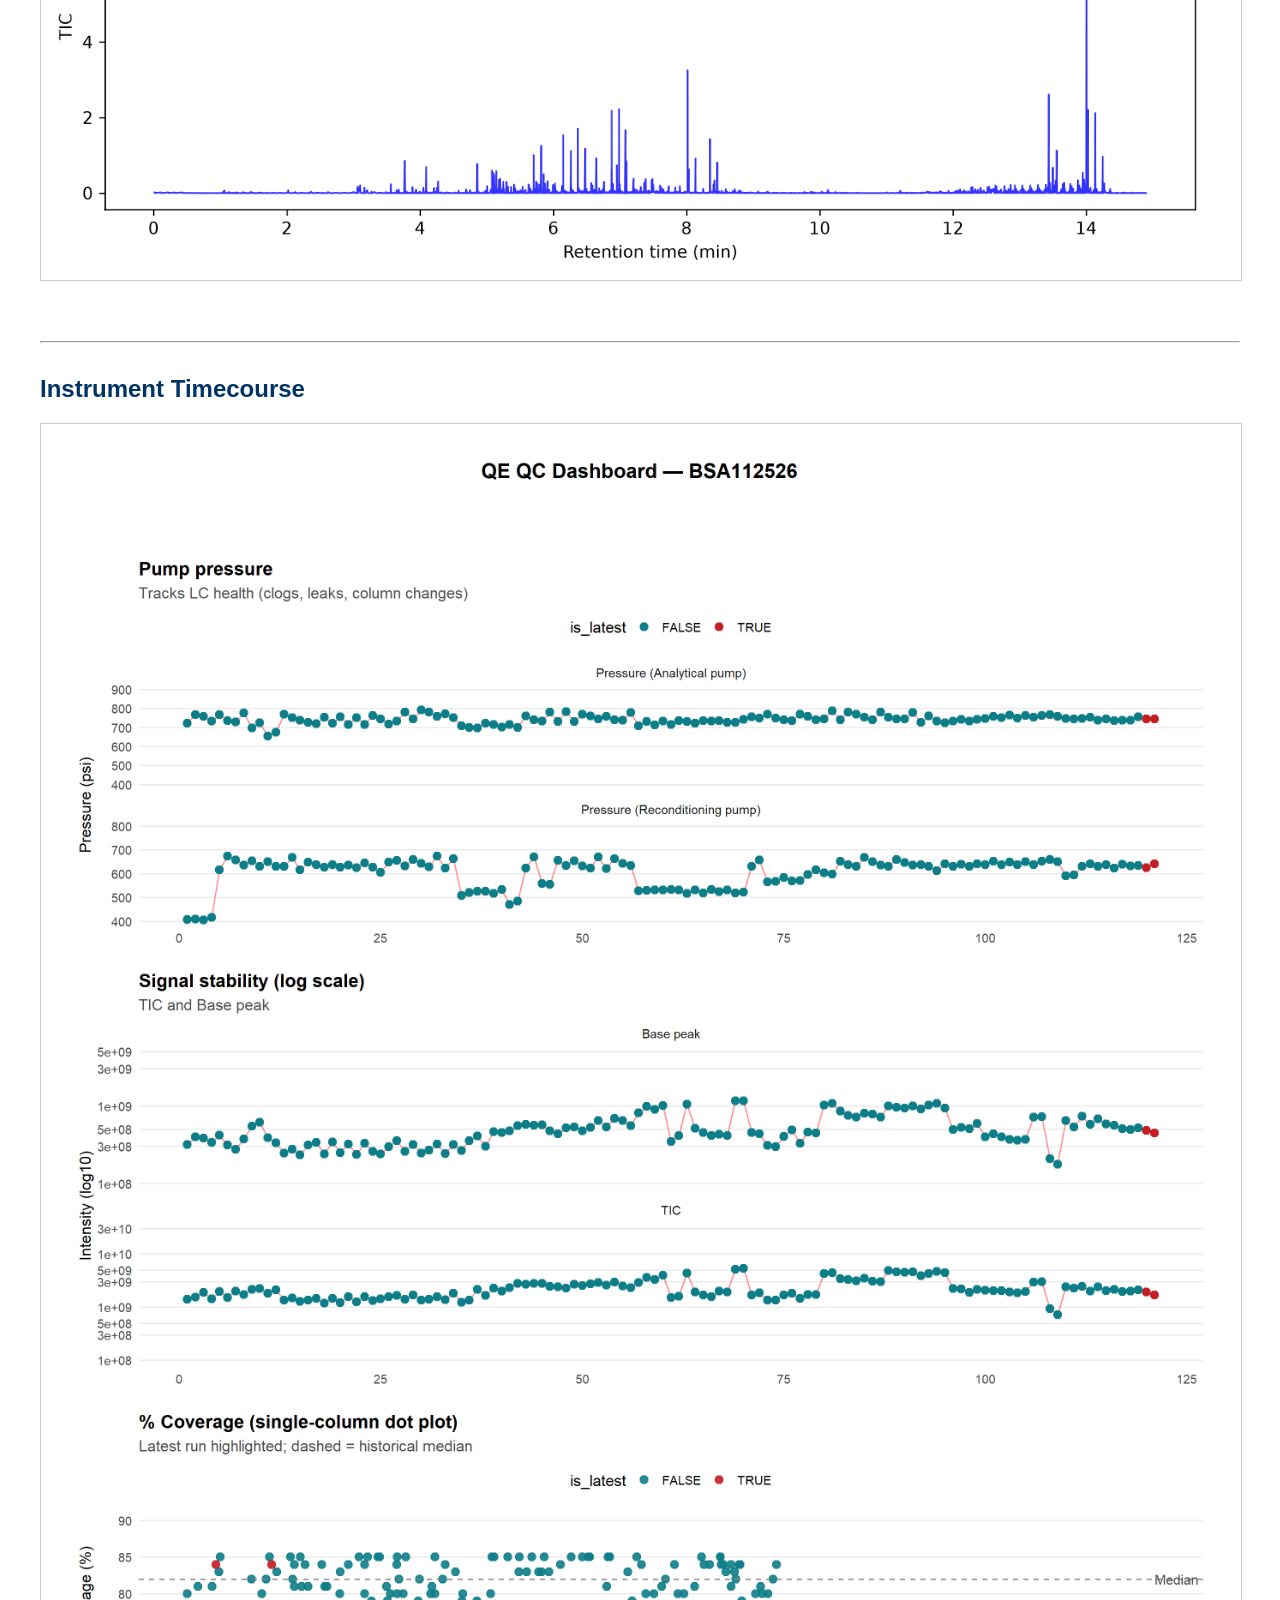
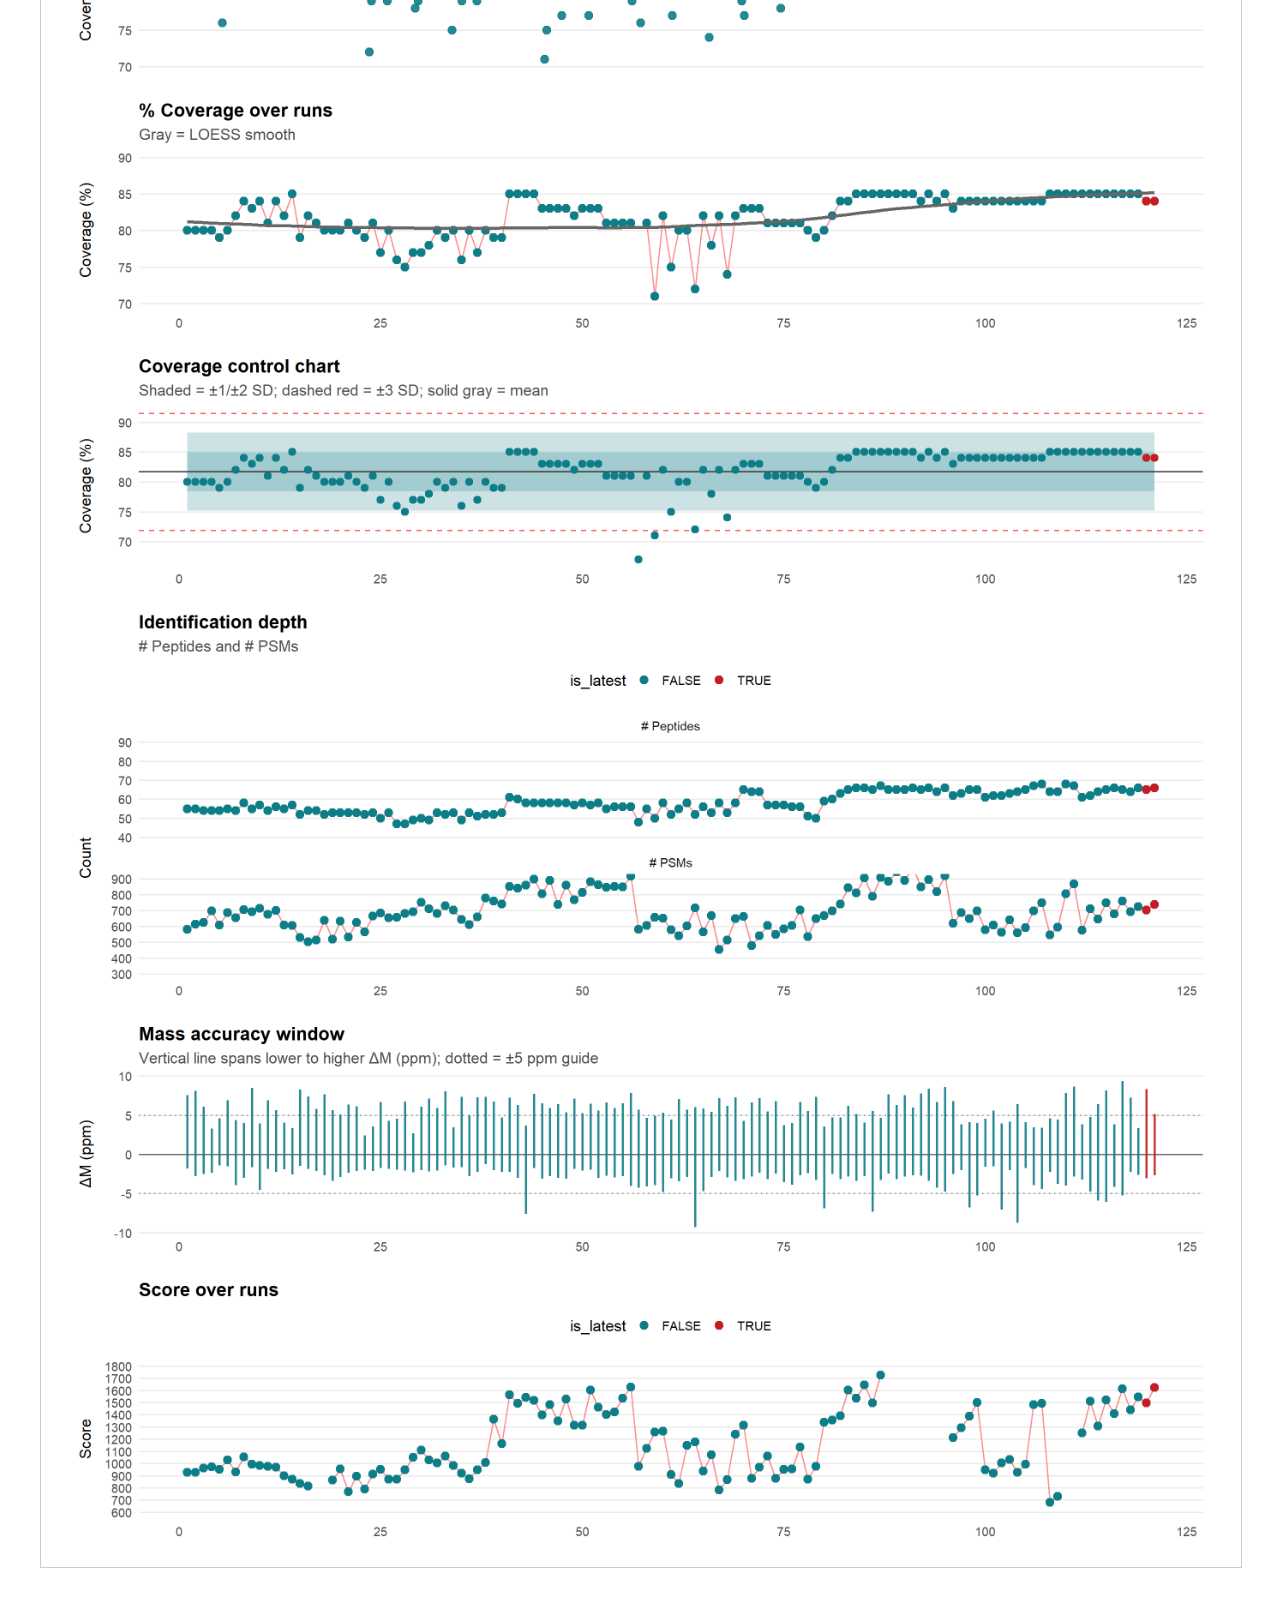
<file: QE_Dashboard.html>
<!DOCTYPE html>
<html lang="en">
<head>
  <meta charset="UTF-8">
  <title> Q Exactive – QC Dashboard</title>
  <link rel="stylesheet" href="assets/style.css">
</head>
<body>

<h1> Q Exactice – QC Dashboard</h1>

<p>
  <a href="index.html">← Back to instrument list</a>
</p>

<p>

 <hr>
<h2>Latest BSA TIC LC Chromatogram</h2>

<img src="Data/QE/QE_BSA_TIC_QC.png" alt="image">

<h2>Latest BSA Base Peak Chromatogram</h2>

<img src="Data/QE/QE_BSA_BPC_QC.png" alt="image">

<h2>Latest BSA MS2 Chromatogram</h2>

<img src="Data/QE/QE_BSA_MS2_QC.png" alt="image">

</p>

<hr>
  
<h2>Instrument Timecourse</h2>
<img src="Data/QE/qe_qc_dashboard.png" alt="Report">

  




</body>
</html>
</file>
<file: assets/style.css>
body {
  font-family: Arial, sans-serif;
  max-width: 1200px;
  margin: auto;
  padding: 2em;
}

img {
  max-width: 100%;
  margin-bottom: 1.5em;
  border: 1px solid #ccc;
}

h1, h2 {
  color: #003366;
}

hr {
  margin: 2em 0;
}
``
</file>
